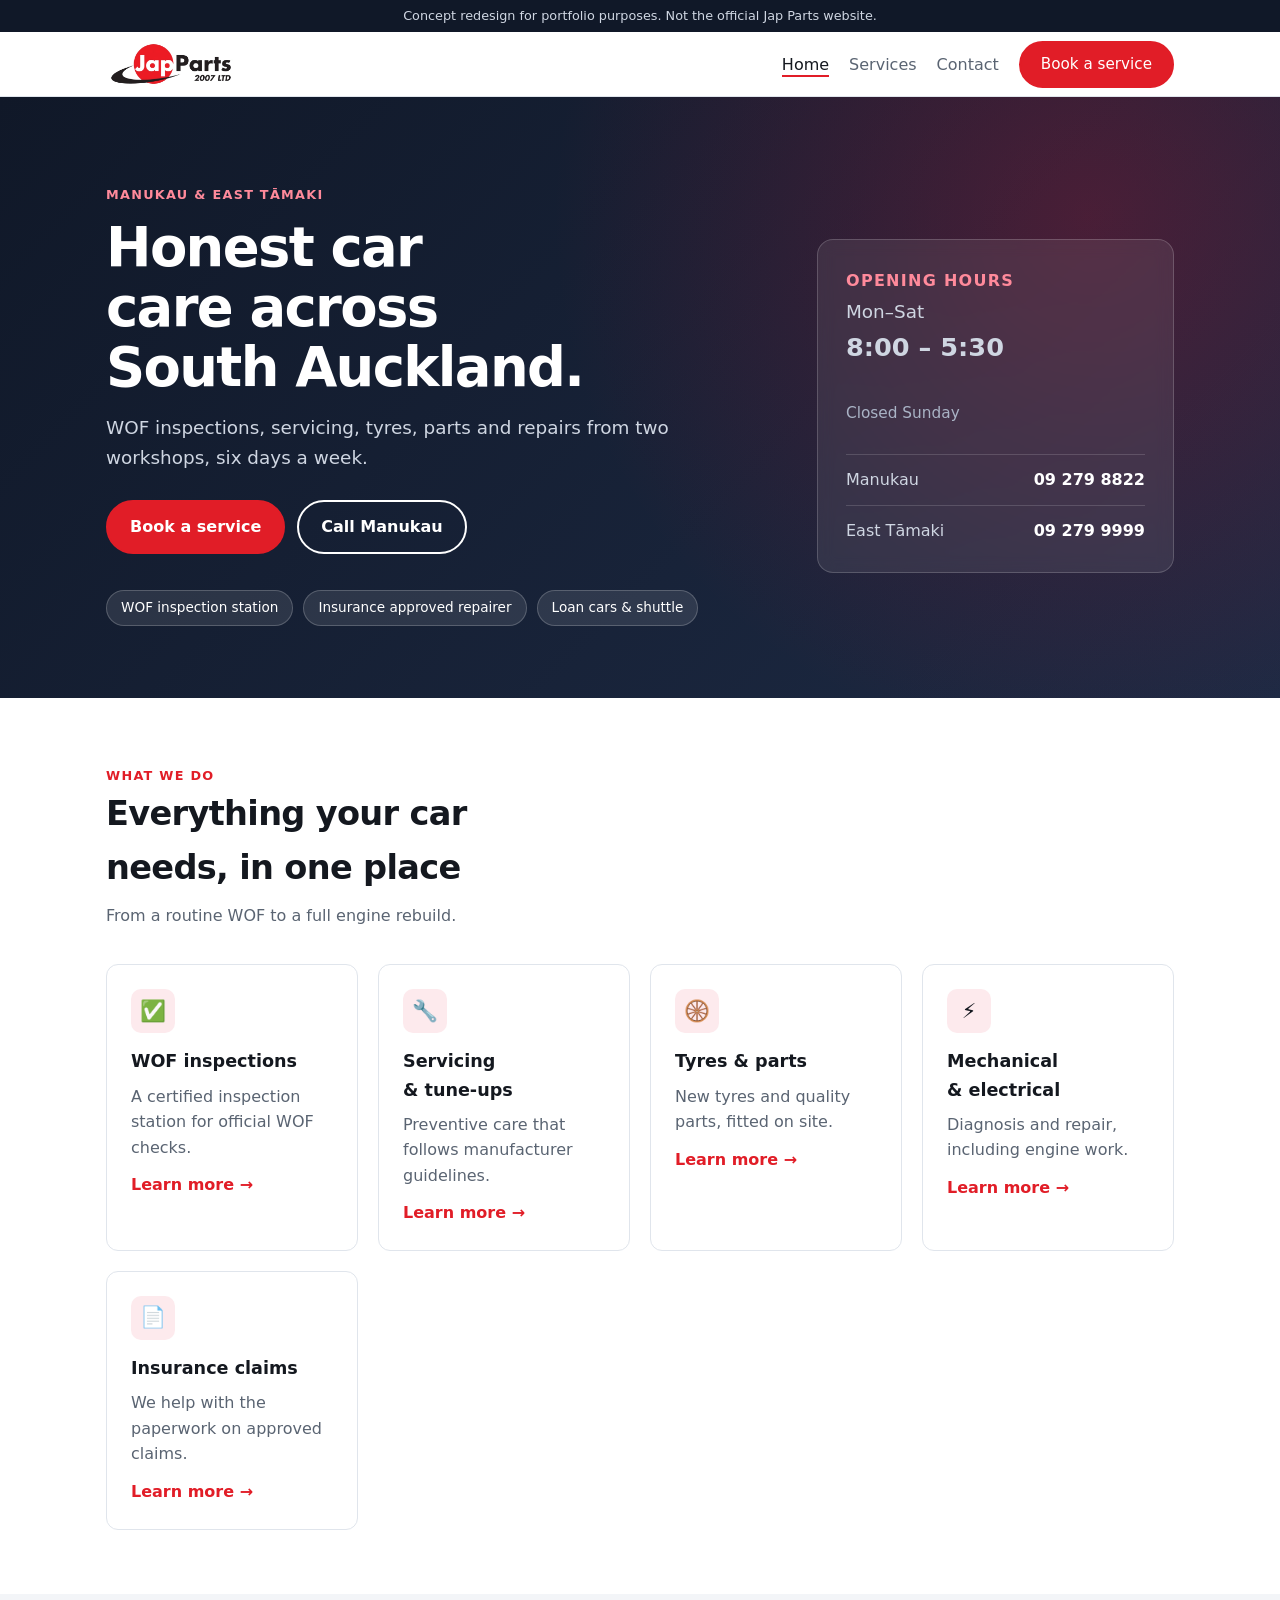
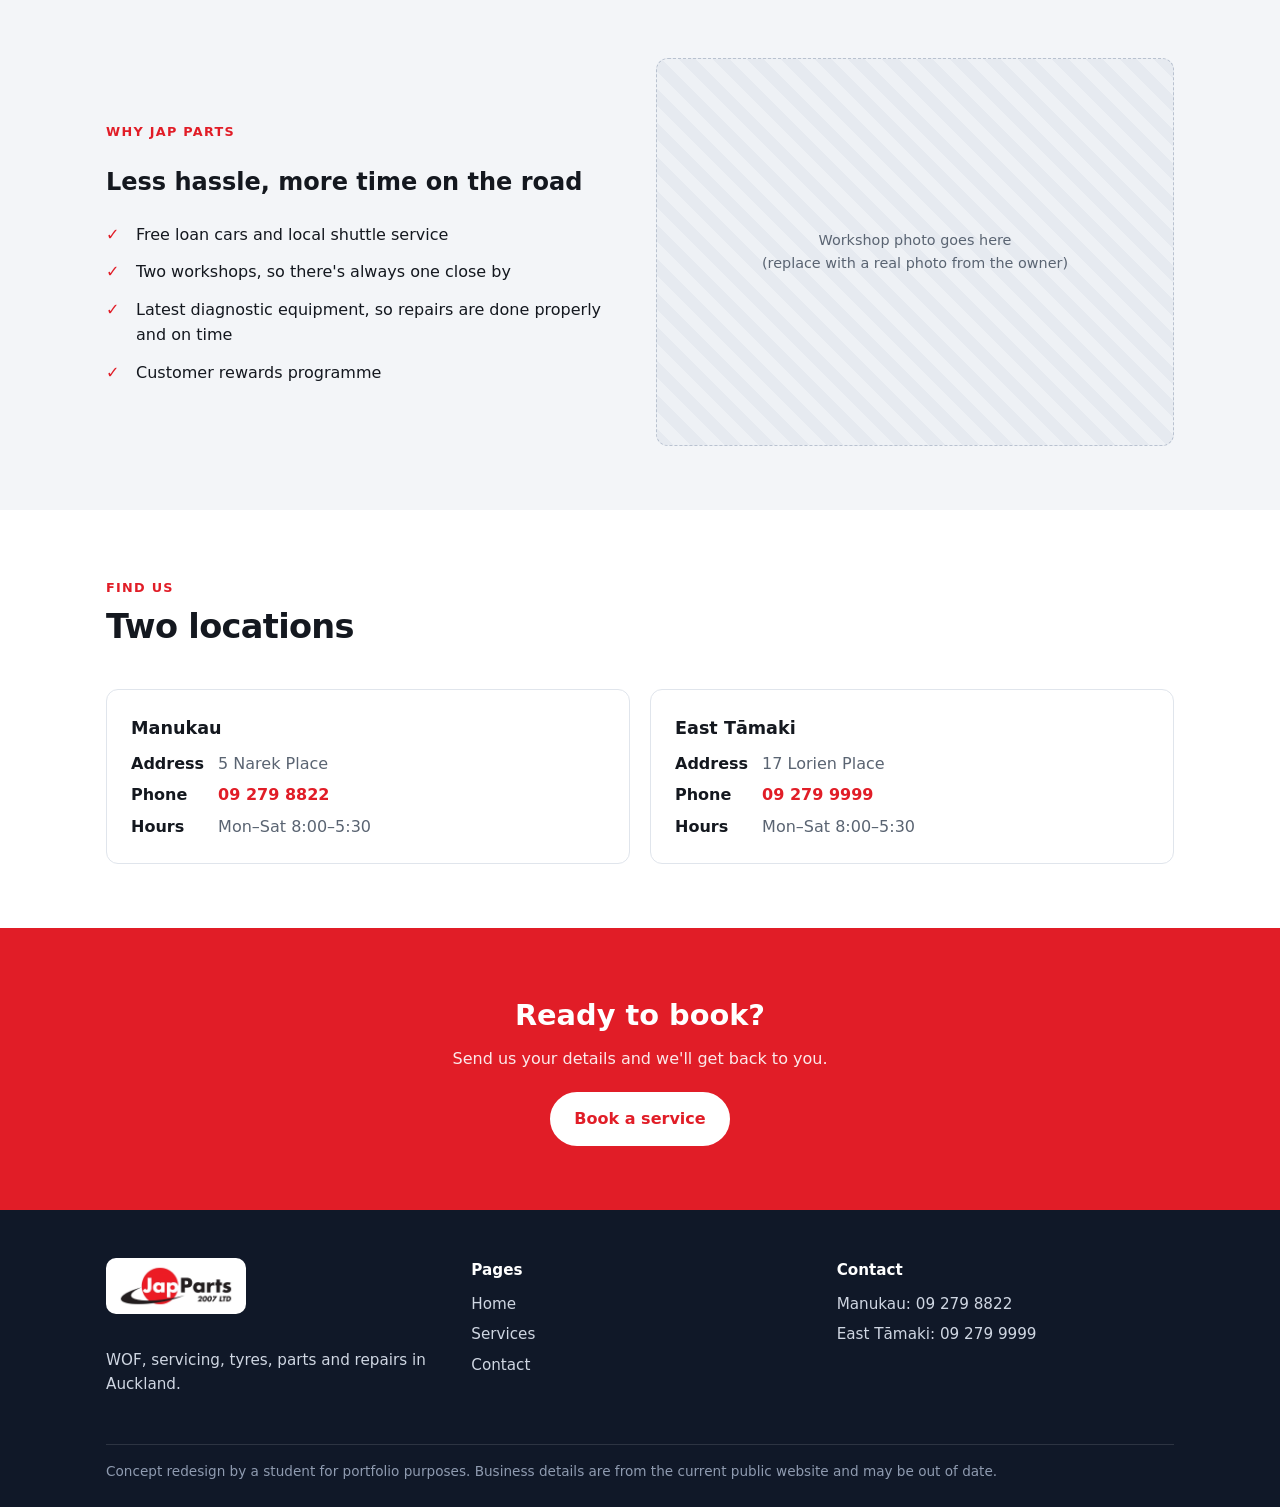
<file: index.html>
<!doctype html>
<html lang="en-NZ">
<head>
  <meta charset="utf-8">
  <meta name="viewport" content="width=device-width, initial-scale=1">
  <meta name="robots" content="noindex, nofollow">
  <title>Jap Parts | WOF, Servicing &amp; Repairs in Manukau &amp; East Tāmaki</title>
  <meta name="description" content="Concept redesign: WOF inspections, servicing, tyres, parts and repairs at two Auckland locations.">
  <link rel="icon" href="img/logo.webp" type="image/webp">
  <link rel="stylesheet" href="css/styles.css">
</head>
<body>
  <a class="skip-link" href="#main">Skip to content</a>
  <div class="concept-banner">Concept redesign for portfolio purposes. Not the official Jap Parts website.</div>

  <header class="site-header">
    <div class="container header-inner">
      <a class="logo" href="index.html" aria-label="Jap Parts 2007 Ltd, home"><img src="img/logo.webp" alt="Jap Parts 2007 Ltd" width="500" height="200"></a>
      <button class="nav-toggle" aria-expanded="false" aria-controls="nav">Menu</button>
      <nav class="nav" id="nav" aria-label="Main">
        <a href="index.html" aria-current="page">Home</a>
        <a href="services.html">Services</a>
        <a href="contact.html">Contact</a>
        <a class="btn" href="https://www.mechanicdesk.com.au/online-booking/index.html?token=810063f61f6c202ad4e2bc12f8810be9668049bf" target="_blank" rel="noopener">Book a service</a>
      </nav>
    </div>
  </header>

  <main id="main">
    <section class="hero">
      <div class="container hero-grid">
        <div>
          <span class="eyebrow eyebrow-light">Manukau &amp; East Tāmaki</span>
          <h1>Honest car care across South Auckland.</h1>
          <p>WOF inspections, servicing, tyres, parts and repairs from two workshops, six days a week.</p>
          <div class="hero-actions">
            <a class="btn" href="https://www.mechanicdesk.com.au/online-booking/index.html?token=810063f61f6c202ad4e2bc12f8810be9668049bf" target="_blank" rel="noopener">Book a service</a>
            <a class="btn btn-outline" href="tel:092798822">Call Manukau</a>
          </div>
          <div class="hero-badges">
            <span class="badge">WOF inspection station</span>
            <span class="badge">Insurance approved repairer</span>
            <span class="badge">Loan cars &amp; shuttle</span>
          </div>
        </div>
        <aside class="hero-card" aria-label="Opening hours and phone numbers">
          <h2>Opening hours</h2>
          <p class="hero-hours">Mon–Sat <strong>8:00 – 5:30</strong><br><small>Closed Sunday</small></p>
          <ul>
            <li><span>Manukau</span><a href="tel:092798822">09 279 8822</a></li>
            <li><span>East Tāmaki</span><a href="tel:092799999">09 279 9999</a></li>
          </ul>
        </aside>
      </div>
    </section>

    <section>
      <div class="container">
        <div class="section-head">
          <span class="eyebrow">What we do</span>
          <h2>Everything your car needs, in one place</h2>
          <p>From a routine WOF to a full engine rebuild.</p>
        </div>
        <div class="grid">
          <article class="card"><div class="icon" aria-hidden="true">✅</div><h3>WOF inspections</h3><p>A certified inspection station for official WOF checks.</p><a class="more" href="services.html#wof">Learn more →</a></article>
          <article class="card"><div class="icon" aria-hidden="true">🔧</div><h3>Servicing &amp; tune-ups</h3><p>Preventive care that follows manufacturer guidelines.</p><a class="more" href="services.html#servicing">Learn more →</a></article>
          <article class="card"><div class="icon" aria-hidden="true">🛞</div><h3>Tyres &amp; parts</h3><p>New tyres and quality parts, fitted on site.</p><a class="more" href="services.html#tyres">Learn more →</a></article>
          <article class="card"><div class="icon" aria-hidden="true">⚡</div><h3>Mechanical &amp; electrical</h3><p>Diagnosis and repair, including engine work.</p><a class="more" href="services.html#repairs">Learn more →</a></article>
          <article class="card"><div class="icon" aria-hidden="true">📄</div><h3>Insurance claims</h3><p>We help with the paperwork on approved claims.</p><a class="more" href="services.html#insurance">Learn more →</a></article>
        </div>
      </div>
    </section>

    <section class="alt">
      <div class="container split">
        <div>
          <span class="eyebrow">Why Jap Parts</span>
          <h2>Less hassle, more time on the road</h2>
          <ul class="checklist">
            <li>Free loan cars and local shuttle service</li>
            <li>Two workshops, so there's always one close by</li>
            <li>Latest diagnostic equipment, so repairs are done properly and on time</li>
            <li>Customer rewards programme</li>
          </ul>
        </div>
        <div class="photo-placeholder" role="img" aria-label="Photo placeholder">Workshop photo goes here<br>(replace with a real photo from the owner)</div>
      </div>
    </section>

    <section>
      <div class="container">
        <div class="section-head">
          <span class="eyebrow">Find us</span>
          <h2>Two locations</h2>
        </div>
        <div class="grid">
          <article class="card location">
            <h3>Manukau</h3>
            <dl>
              <dt>Address</dt><dd>5 Narek Place</dd>
              <dt>Phone</dt><dd><a href="tel:092798822">09 279 8822</a></dd>
              <dt>Hours</dt><dd>Mon–Sat 8:00–5:30</dd>
            </dl>
          </article>
          <article class="card location">
            <h3>East Tāmaki</h3>
            <dl>
              <dt>Address</dt><dd>17 Lorien Place</dd>
              <dt>Phone</dt><dd><a href="tel:092799999">09 279 9999</a></dd>
              <dt>Hours</dt><dd>Mon–Sat 8:00–5:30</dd>
            </dl>
          </article>
        </div>
      </div>
    </section>

    <section class="cta-band">
      <div class="container">
        <h2>Ready to book?</h2>
        <p>Send us your details and we'll get back to you.</p>
        <a class="btn" href="https://www.mechanicdesk.com.au/online-booking/index.html?token=810063f61f6c202ad4e2bc12f8810be9668049bf" target="_blank" rel="noopener">Book a service</a>
      </div>
    </section>
  </main>

  <footer class="site-footer">
    <div class="container">
      <div class="footer-grid">
        <div><a class="footer-logo" href="index.html"><img src="img/logo.webp" alt="Jap Parts 2007 Ltd" width="500" height="200" loading="lazy"></a><p>WOF, servicing, tyres, parts and repairs in Auckland.</p></div>
        <div><h4>Pages</h4><ul><li><a href="index.html">Home</a></li><li><a href="services.html">Services</a></li><li><a href="contact.html">Contact</a></li></ul></div>
        <div><h4>Contact</h4><ul><li>Manukau: <a href="tel:092798822">09 279 8822</a></li><li>East Tāmaki: <a href="tel:092799999">09 279 9999</a></li></ul></div>
      </div>
      <div class="footer-bottom">Concept redesign by a student for portfolio purposes. Business details are from the current public website and may be out of date.</div>
    </div>
  </footer>
  <div class="call-bar"><a href="tel:092798822">Call Manukau</a><a href="https://www.mechanicdesk.com.au/online-booking/index.html?token=810063f61f6c202ad4e2bc12f8810be9668049bf" target="_blank" rel="noopener">Book a service</a></div>
  <script src="js/main.js"></script>
</body>
</html>
</file>
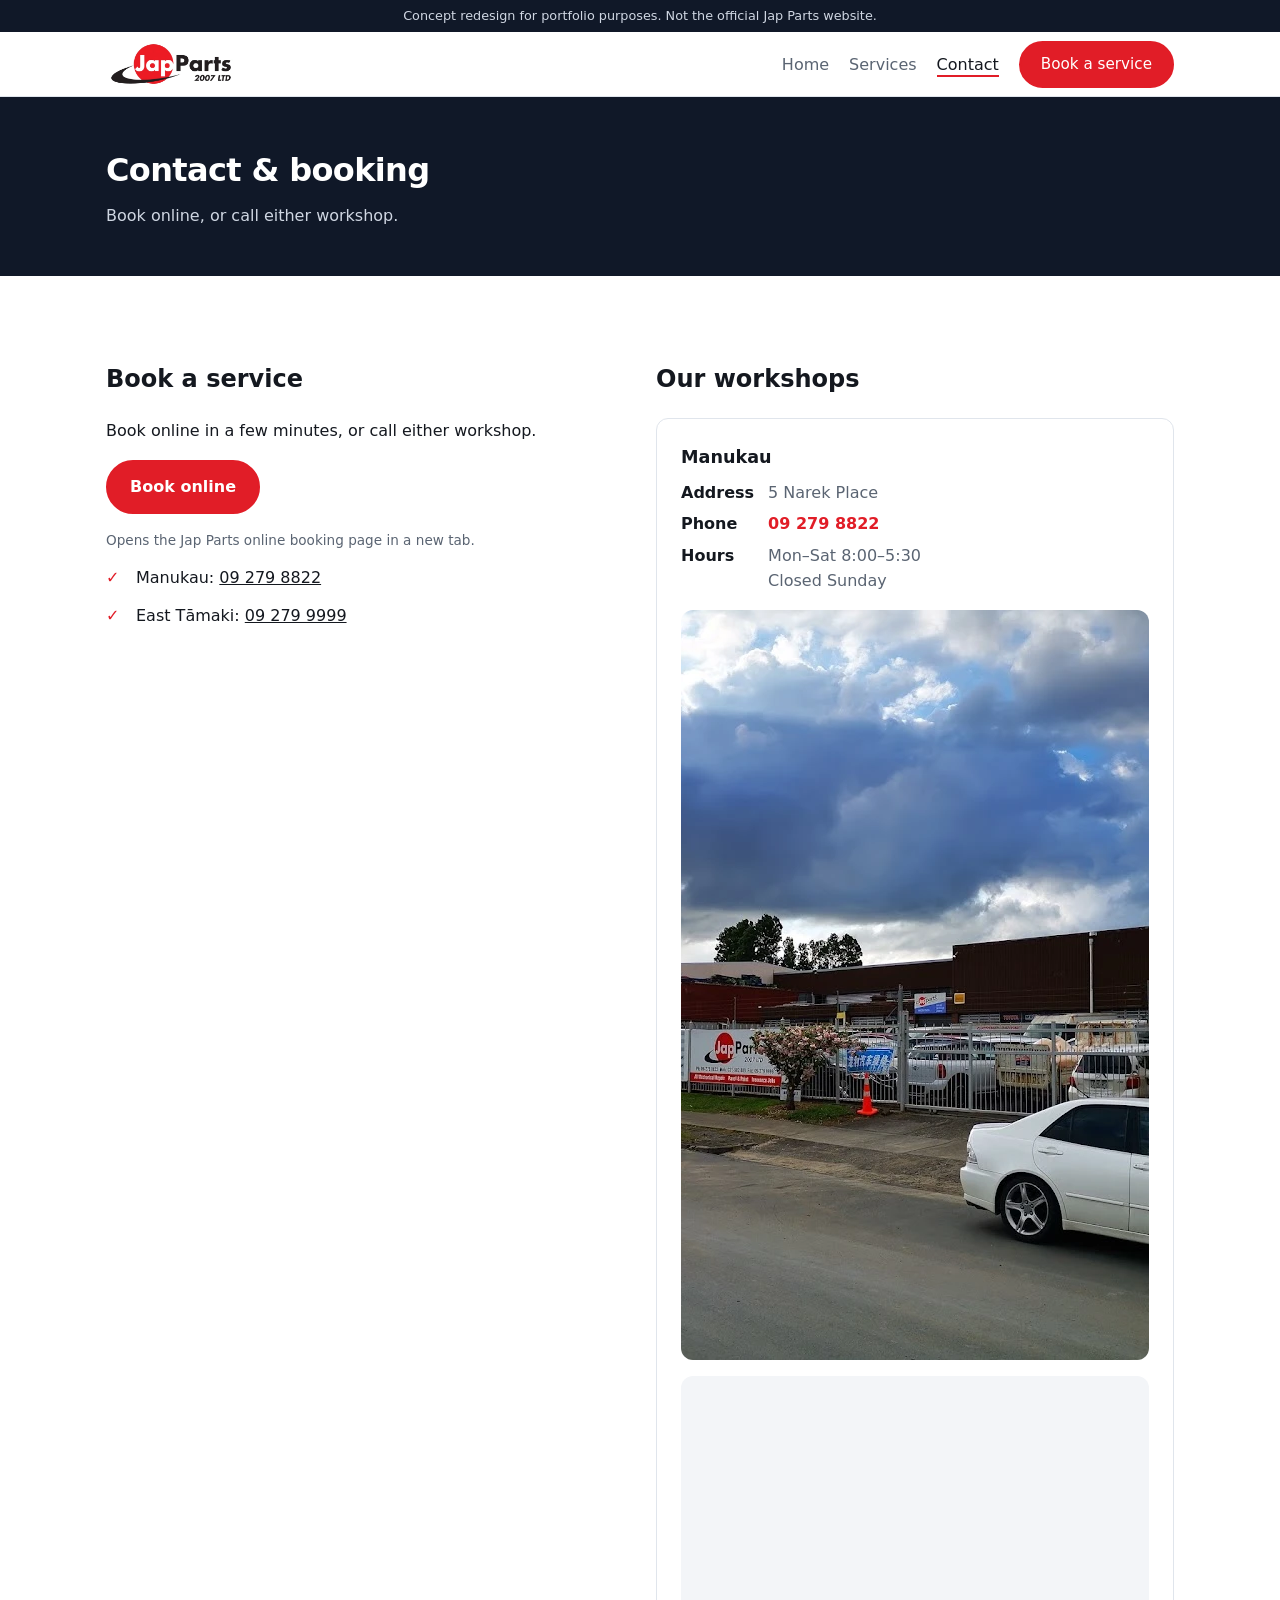
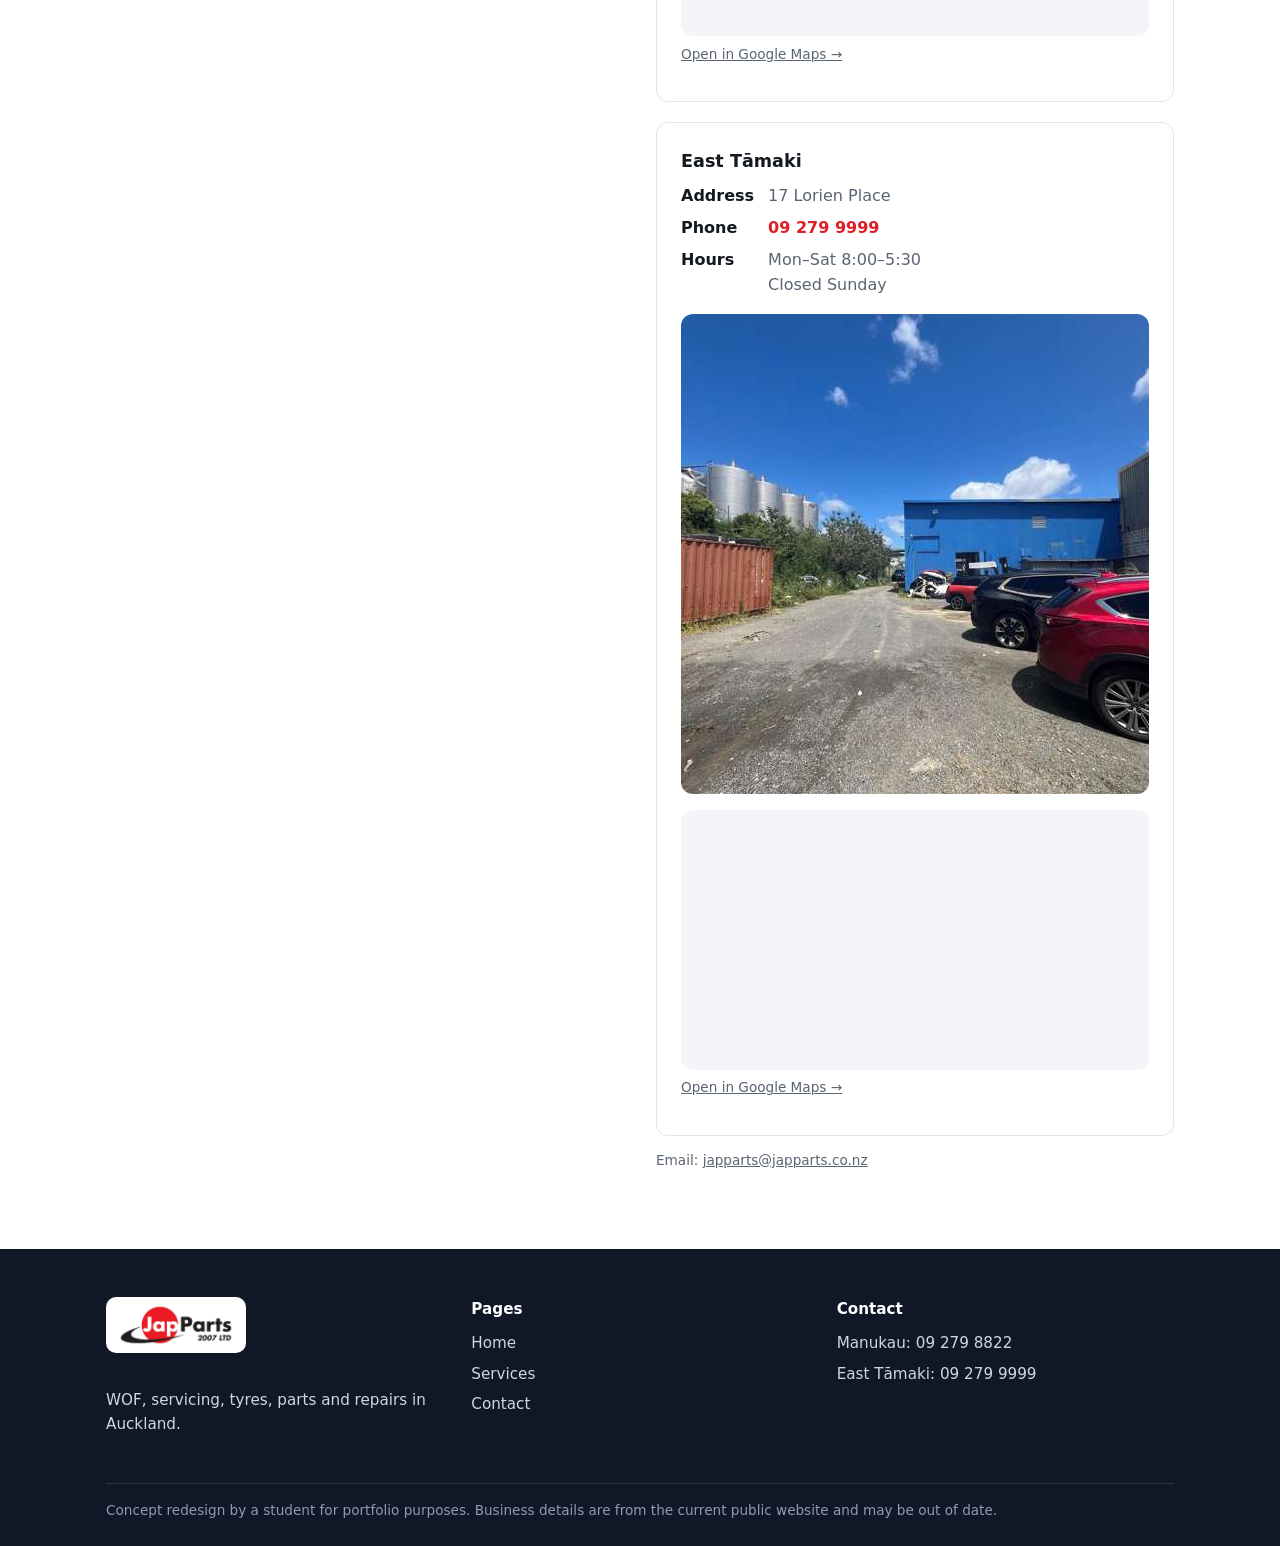
<file: contact.html>
<!doctype html>
<html lang="en-NZ">
<head>
  <meta charset="utf-8">
  <meta name="viewport" content="width=device-width, initial-scale=1">
  <meta name="robots" content="noindex, nofollow">
  <title>Contact &amp; Booking | Jap Parts</title>
  <meta name="description" content="Concept redesign: contact details, locations and online booking.">
  <link rel="icon" href="img/logo.webp" type="image/webp">
  <link rel="stylesheet" href="css/styles.css">
</head>
<body>
  <a class="skip-link" href="#main">Skip to content</a>
  <div class="concept-banner">Concept redesign for portfolio purposes. Not the official Jap Parts website.</div>

  <header class="site-header">
    <div class="container header-inner">
      <a class="logo" href="index.html" aria-label="Jap Parts 2007 Ltd, home"><img src="img/logo.webp" alt="Jap Parts 2007 Ltd" width="500" height="200"></a>
      <button class="nav-toggle" aria-expanded="false" aria-controls="nav">Menu</button>
      <nav class="nav" id="nav" aria-label="Main">
        <a href="index.html">Home</a>
        <a href="services.html">Services</a>
        <a href="contact.html" aria-current="page">Contact</a>
        <a class="btn" href="https://www.mechanicdesk.com.au/online-booking/index.html?token=810063f61f6c202ad4e2bc12f8810be9668049bf" target="_blank" rel="noopener">Book a service</a>
      </nav>
    </div>
  </header>

  <main id="main">
    <div class="page-title">
      <div class="container">
        <h1>Contact &amp; booking</h1>
        <p>Book online, or call either workshop.</p>
      </div>
    </div>

    <section>
      <div class="container split" style="align-items:start">
        <div id="book">
          <h2>Book a service</h2>
          <p>Book online in a few minutes, or call either workshop.</p>
          <p><a class="btn" href="https://www.mechanicdesk.com.au/online-booking/index.html?token=810063f61f6c202ad4e2bc12f8810be9668049bf" target="_blank" rel="noopener">Book online</a></p>
          <p class="form-note">Opens the Jap Parts online booking page in a new tab.</p>
          <ul class="checklist">
            <li>Manukau: <a href="tel:092798822">09 279 8822</a></li>
            <li>East Tāmaki: <a href="tel:092799999">09 279 9999</a></li>
          </ul>
        </div>

        <div>
          <h2>Our workshops</h2>
          <div class="grid" style="grid-template-columns:1fr">
            <article class="card location">
              <h3>Manukau</h3>
              <dl>
                <dt>Address</dt><dd>5 Narek Place</dd>
                <dt>Phone</dt><dd><a href="tel:092798822">09 279 8822</a></dd>
                <dt>Hours</dt><dd>Mon–Sat 8:00–5:30<br>Closed Sunday</dd>
              </dl>
              <img class="location-photo" src="img/manukau.webp" alt="Jap Parts yard and signage on Narek Place, Manukau" width="1000" height="750" loading="lazy">
              <iframe class="map-frame" title="Map of Jap Parts Manukau, 5 Narek Place" src="https://www.google.com/maps?q=5+Narek+Place,+Manukau,+Auckland,+New+Zealand&amp;output=embed" loading="lazy" referrerpolicy="no-referrer-when-downgrade"></iframe>
              <p class="form-note"><a href="https://www.google.com/maps/search/?api=1&amp;query=5+Narek+Place,+Manukau,+Auckland" target="_blank" rel="noopener">Open in Google Maps →</a></p>
            </article>
            <article class="card location">
              <h3>East Tāmaki</h3>
              <dl>
                <dt>Address</dt><dd>17 Lorien Place</dd>
                <dt>Phone</dt><dd><a href="tel:092799999">09 279 9999</a></dd>
                <dt>Hours</dt><dd>Mon–Sat 8:00–5:30<br>Closed Sunday</dd>
              </dl>
              <img class="location-photo" src="img/east-tamaki.png" alt="Jap Parts East Tāmaki yard with a blue workshop building" width="640" height="480" loading="lazy">
              <iframe class="map-frame" title="Map of Jap Parts East Tāmaki, 17 Lorien Place" src="https://www.google.com/maps?q=17+Lorien+Place,+East+Tamaki,+Auckland,+New+Zealand&amp;output=embed" loading="lazy" referrerpolicy="no-referrer-when-downgrade"></iframe>
              <p class="form-note"><a href="https://www.google.com/maps/search/?api=1&amp;query=17+Lorien+Place,+East+Tamaki,+Auckland" target="_blank" rel="noopener">Open in Google Maps →</a></p>
            </article>
          </div>
          <p class="form-note">Email: <a href="mailto:japparts@japparts.co.nz">japparts@japparts.co.nz</a></p>
        </div>
      </div>
    </section>
  </main>

  <footer class="site-footer">
    <div class="container">
      <div class="footer-grid">
        <div><a class="footer-logo" href="index.html"><img src="img/logo.webp" alt="Jap Parts 2007 Ltd" width="500" height="200" loading="lazy"></a><p>WOF, servicing, tyres, parts and repairs in Auckland.</p></div>
        <div><h4>Pages</h4><ul><li><a href="index.html">Home</a></li><li><a href="services.html">Services</a></li><li><a href="contact.html">Contact</a></li></ul></div>
        <div><h4>Contact</h4><ul><li>Manukau: <a href="tel:092798822">09 279 8822</a></li><li>East Tāmaki: <a href="tel:092799999">09 279 9999</a></li></ul></div>
      </div>
      <div class="footer-bottom">Concept redesign by a student for portfolio purposes. Business details are from the current public website and may be out of date.</div>
    </div>
  </footer>
  <div class="call-bar"><a href="tel:092798822">Call Manukau</a><a href="https://www.mechanicdesk.com.au/online-booking/index.html?token=810063f61f6c202ad4e2bc12f8810be9668049bf" target="_blank" rel="noopener">Book a service</a></div>
  <script src="js/main.js"></script>
</body>
</html>
</file>
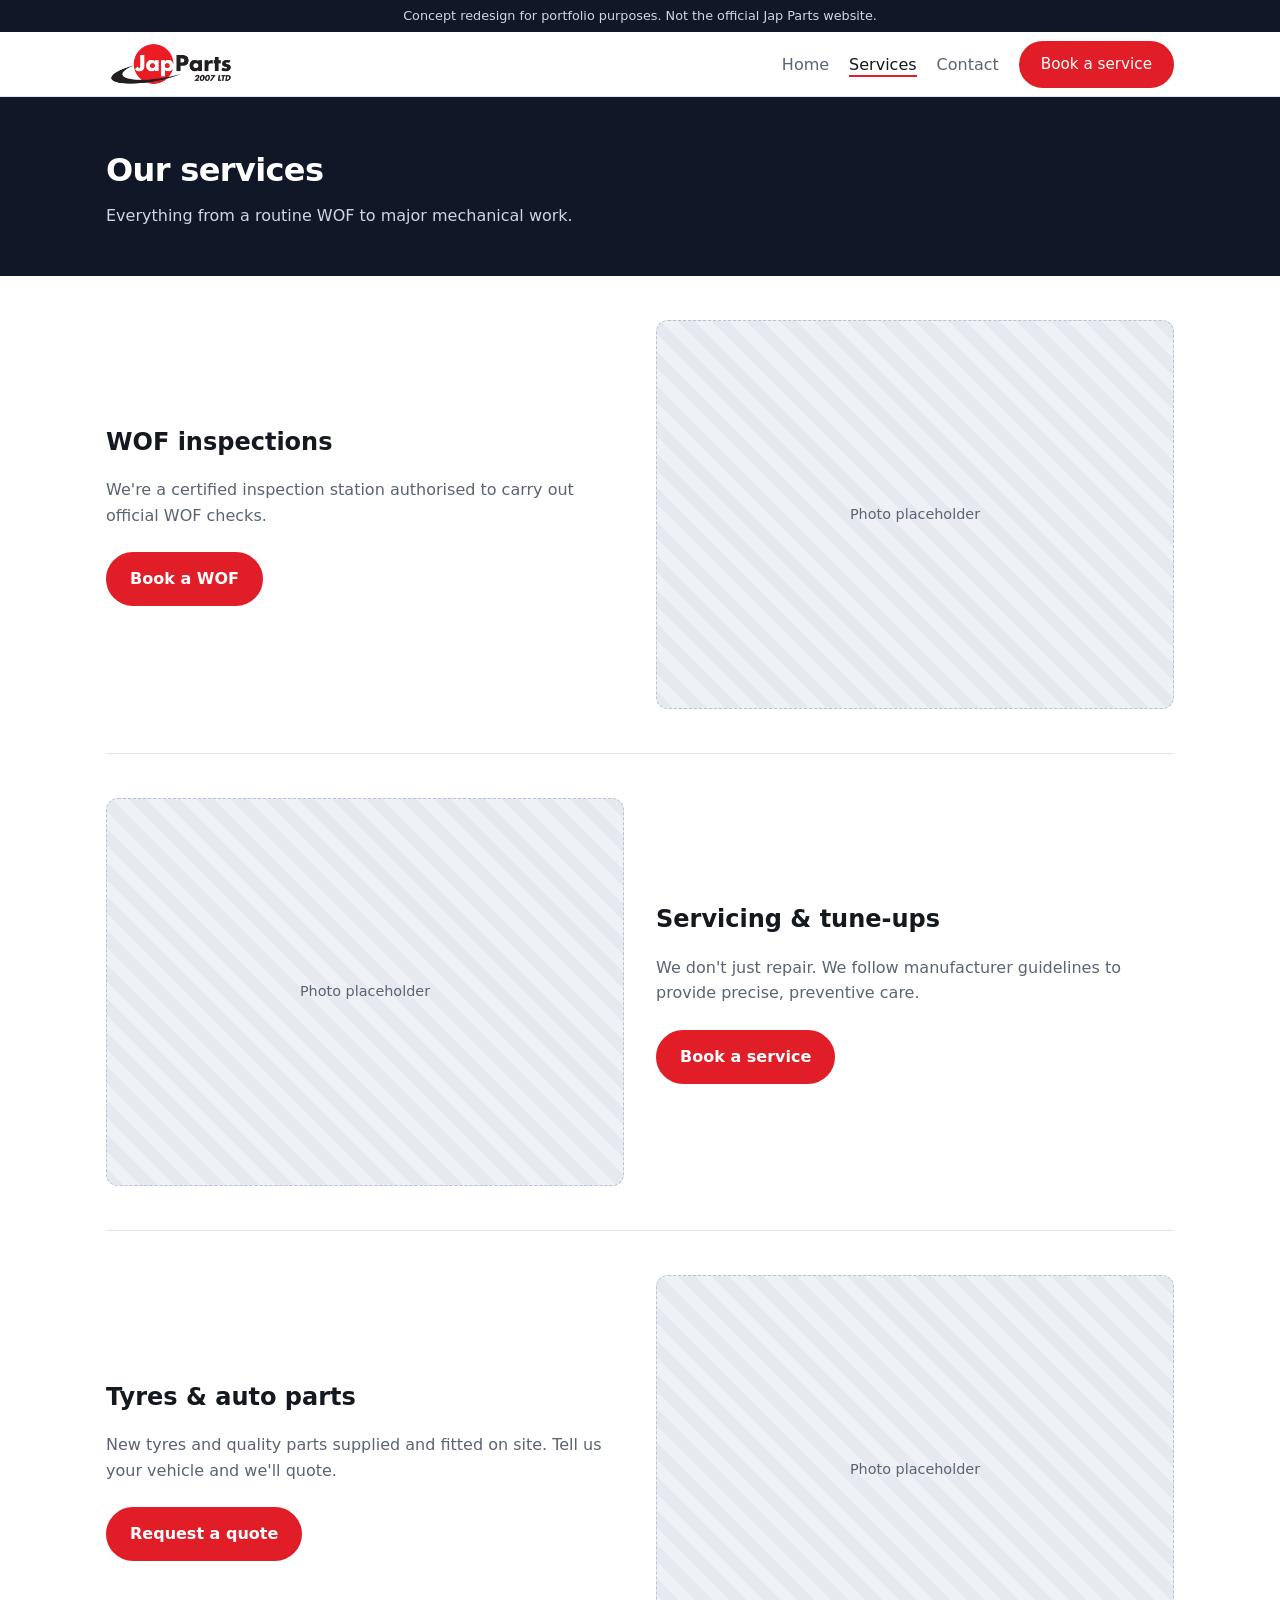
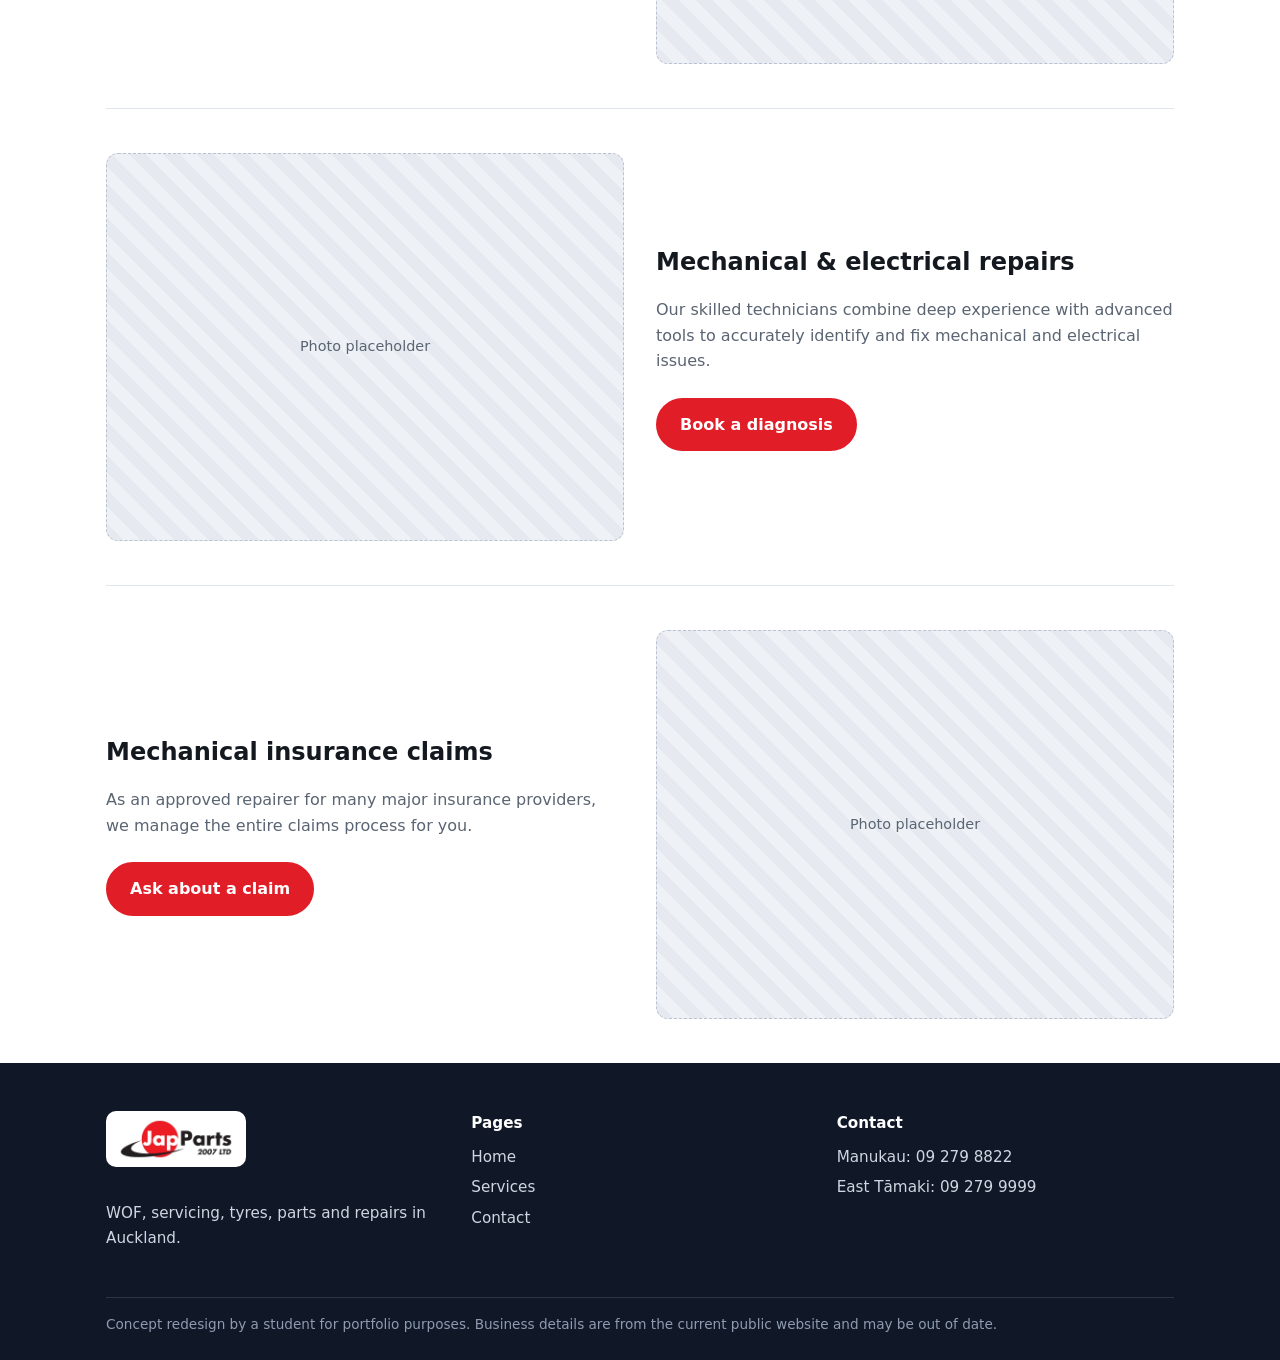
<file: services.html>
<!doctype html>
<html lang="en-NZ">
<head>
  <meta charset="utf-8">
  <meta name="viewport" content="width=device-width, initial-scale=1">
  <meta name="robots" content="noindex, nofollow">
  <title>Services | Jap Parts</title>
  <meta name="description" content="Concept redesign: WOF, servicing, tyres and parts, repairs and insurance claims.">
  <link rel="icon" href="img/logo.webp" type="image/webp">
  <link rel="stylesheet" href="css/styles.css">
</head>
<body>
  <a class="skip-link" href="#main">Skip to content</a>
  <div class="concept-banner">Concept redesign for portfolio purposes. Not the official Jap Parts website.</div>

  <header class="site-header">
    <div class="container header-inner">
      <a class="logo" href="index.html" aria-label="Jap Parts 2007 Ltd, home"><img src="img/logo.webp" alt="Jap Parts 2007 Ltd" width="500" height="200"></a>
      <button class="nav-toggle" aria-expanded="false" aria-controls="nav">Menu</button>
      <nav class="nav" id="nav" aria-label="Main">
        <a href="index.html">Home</a>
        <a href="services.html" aria-current="page">Services</a>
        <a href="contact.html">Contact</a>
        <a class="btn" href="https://www.mechanicdesk.com.au/online-booking/index.html?token=810063f61f6c202ad4e2bc12f8810be9668049bf" target="_blank" rel="noopener">Book a service</a>
      </nav>
    </div>
  </header>

  <main id="main">
    <div class="page-title">
      <div class="container">
        <h1>Our services</h1>
        <p>Everything from a routine WOF to major mechanical work.</p>
      </div>
    </div>

    <div class="container">
      <div class="service-row" id="wof">
        <div class="service-copy">
          <h2>WOF inspections</h2>
          <p>We're a certified inspection station authorised to carry out official WOF checks.</p>
          <a class="btn" href="https://www.mechanicdesk.com.au/online-booking/index.html?token=810063f61f6c202ad4e2bc12f8810be9668049bf" target="_blank" rel="noopener">Book a WOF</a>
        </div>
        <div class="photo-placeholder" role="img" aria-label="Photo placeholder">Photo placeholder</div>
      </div>

      <div class="service-row" id="servicing">
        <div class="service-copy">
          <h2>Servicing &amp; tune-ups</h2>
          <p>We don't just repair. We follow manufacturer guidelines to provide precise, preventive care.</p>
          <a class="btn" href="https://www.mechanicdesk.com.au/online-booking/index.html?token=810063f61f6c202ad4e2bc12f8810be9668049bf" target="_blank" rel="noopener">Book a service</a>
        </div>
        <div class="photo-placeholder" role="img" aria-label="Photo placeholder">Photo placeholder</div>
      </div>

      <div class="service-row" id="tyres">
        <div class="service-copy">
          <h2>Tyres &amp; auto parts</h2>
          <p>New tyres and quality parts supplied and fitted on site. Tell us your vehicle and we'll quote.</p>
          <a class="btn" href="https://www.mechanicdesk.com.au/online-booking/index.html?token=810063f61f6c202ad4e2bc12f8810be9668049bf" target="_blank" rel="noopener">Request a quote</a>
        </div>
        <div class="photo-placeholder" role="img" aria-label="Photo placeholder">Photo placeholder</div>
      </div>

      <div class="service-row" id="repairs">
        <div class="service-copy">
          <h2>Mechanical &amp; electrical repairs</h2>
          <p>Our skilled technicians combine deep experience with advanced tools to accurately identify and fix mechanical and electrical issues.</p>
          <a class="btn" href="https://www.mechanicdesk.com.au/online-booking/index.html?token=810063f61f6c202ad4e2bc12f8810be9668049bf" target="_blank" rel="noopener">Book a diagnosis</a>
        </div>
        <div class="photo-placeholder" role="img" aria-label="Photo placeholder">Photo placeholder</div>
      </div>

      <div class="service-row" id="insurance">
        <div class="service-copy">
          <h2>Mechanical insurance claims</h2>
          <p>As an approved repairer for many major insurance providers, we manage the entire claims process for you.</p>
          <a class="btn" href="https://www.mechanicdesk.com.au/online-booking/index.html?token=810063f61f6c202ad4e2bc12f8810be9668049bf" target="_blank" rel="noopener">Ask about a claim</a>
        </div>
        <div class="photo-placeholder" role="img" aria-label="Photo placeholder">Photo placeholder</div>
      </div>
    </div>
  </main>

  <footer class="site-footer">
    <div class="container">
      <div class="footer-grid">
        <div><a class="footer-logo" href="index.html"><img src="img/logo.webp" alt="Jap Parts 2007 Ltd" width="500" height="200" loading="lazy"></a><p>WOF, servicing, tyres, parts and repairs in Auckland.</p></div>
        <div><h4>Pages</h4><ul><li><a href="index.html">Home</a></li><li><a href="services.html">Services</a></li><li><a href="contact.html">Contact</a></li></ul></div>
        <div><h4>Contact</h4><ul><li>Manukau: <a href="tel:092798822">09 279 8822</a></li><li>East Tāmaki: <a href="tel:092799999">09 279 9999</a></li></ul></div>
      </div>
      <div class="footer-bottom">Concept redesign by a student for portfolio purposes. Business details are from the current public website and may be out of date.</div>
    </div>
  </footer>
  <div class="call-bar"><a href="tel:092798822">Call Manukau</a><a href="https://www.mechanicdesk.com.au/online-booking/index.html?token=810063f61f6c202ad4e2bc12f8810be9668049bf" target="_blank" rel="noopener">Book a service</a></div>
  <script src="js/main.js"></script>
</body>
</html>
</file>
<file: css/styles.css>
:root {
  --ink: #14181f;
  --muted: #5a6472;
  --bg: #ffffff;
  --bg-alt: #f3f5f8;
  --line: #e0e5ec;
  --brand: #e11d27;
  --brand-dark: #b5131b;
  --navy: #101828;
  --radius: 12px;
  --max: 1100px;
}

* { box-sizing: border-box; }

body {
  margin: 0;
  font-family: system-ui, -apple-system, "Segoe UI", Roboto, sans-serif;
  color: var(--ink);
  background: var(--bg);
  line-height: 1.6;
}

img { max-width: 100%; display: block; }
a { color: inherit; }

.container { max-width: var(--max); margin: 0 auto; padding: 0 16px; }

.skip-link {
  position: absolute; left: -999px; top: 0;
  background: var(--navy); color: #fff; padding: 8px 14px; z-index: 100;
}
.skip-link:focus { left: 0; }

.concept-banner {
  background: var(--navy); color: #cfd6e2;
  font-size: 0.8rem; text-align: center; padding: 6px 16px;
}

/* Header */
.site-header {
  position: sticky; top: 0; z-index: 50;
  background: rgba(255, 255, 255, 0.95);
  backdrop-filter: blur(6px);
  border-bottom: 1px solid var(--line);
}
.header-inner {
  display: flex; align-items: center; justify-content: space-between;
  min-height: 64px; gap: 16px;
}
.logo { display: block; line-height: 0; }
.logo img { height: 52px; width: auto; }

.nav-toggle {
  display: none; background: none; border: 1px solid var(--line);
  border-radius: 8px; padding: 8px 12px; font: inherit; cursor: pointer;
}
.nav { display: flex; align-items: center; gap: 20px; }
.nav a { text-decoration: none; font-weight: 500; color: var(--muted); }
.nav a:hover, .nav a[aria-current="page"] { color: var(--ink); }

/* Buttons */
.btn {
  display: inline-block; padding: 12px 22px; border-radius: 999px;
  background: var(--brand); color: #fff !important; font-weight: 600;
  text-decoration: none; border: 2px solid var(--brand); cursor: pointer;
}
.btn:hover { background: var(--brand-dark); border-color: var(--brand-dark); }
.btn-outline { background: transparent; color: #fff !important; border-color: #fff; }
.btn-outline:hover { background: rgba(255,255,255,0.12); border-color: #fff; }
.btn-dark-outline { background: transparent; color: var(--ink) !important; border-color: var(--ink); }
.btn-dark-outline:hover { background: var(--ink); color: #fff !important; border-color: var(--ink); }

/* Hero */
.hero {
  background: linear-gradient(135deg, #101828 0%, #1d2a44 100%);
  color: #fff; padding: 88px 0 72px;
}
.hero h1 { font-size: clamp(2rem, 5vw, 3.4rem); line-height: 1.1; margin: 0 0 16px; letter-spacing: -0.03em; max-width: 16ch; }
.hero p { font-size: 1.15rem; color: #cfd6e2; max-width: 52ch; margin: 0 0 28px; }
.hero-actions { display: flex; gap: 12px; flex-wrap: wrap; }
.hero-badges { display: flex; gap: 10px; flex-wrap: wrap; margin-top: 36px; }
.badge {
  font-size: 0.85rem; padding: 6px 14px; border-radius: 999px;
  background: rgba(255,255,255,0.1); border: 1px solid rgba(255,255,255,0.2);
}

/* Sections */
section { padding: 64px 0; }
.alt { background: var(--bg-alt); }
.section-head { max-width: 60ch; margin-bottom: 32px; }
.section-head h2 { font-size: clamp(1.6rem, 3vw, 2.1rem); margin: 0 0 8px; letter-spacing: -0.02em; }
.section-head p { margin: 0; color: var(--muted); }
.eyebrow { color: var(--brand); font-weight: 700; font-size: 0.8rem; text-transform: uppercase; letter-spacing: 0.1em; }

.grid { display: grid; gap: 20px; grid-template-columns: repeat(auto-fit, minmax(240px, 1fr)); }
.card {
  background: var(--bg); border: 1px solid var(--line);
  border-radius: var(--radius); padding: 24px;
}
.alt .card { background: #fff; }
.card h3 { margin: 0 0 8px; font-size: 1.1rem; }
.card p { margin: 0 0 12px; color: var(--muted); }
.card a.more { color: var(--brand); font-weight: 600; text-decoration: none; }
.card a.more:hover { text-decoration: underline; }

.icon {
  width: 44px; height: 44px; border-radius: 10px; background: #fdeaed;
  display: grid; place-items: center; font-size: 1.3rem; margin-bottom: 14px;
}

/* Why us */
.checklist { list-style: none; padding: 0; margin: 0; display: grid; gap: 12px; }
.checklist li { padding-left: 30px; position: relative; }
.checklist li::before { content: "✓"; position: absolute; left: 0; color: var(--brand); font-weight: 800; }

.split { display: grid; gap: 32px; grid-template-columns: 1fr 1fr; align-items: center; }
.photo-placeholder {
  aspect-ratio: 4 / 3; border-radius: var(--radius);
  background: repeating-linear-gradient(45deg, #e6eaf0, #e6eaf0 12px, #eef1f5 12px, #eef1f5 24px);
  display: grid; place-items: center; color: var(--muted); font-size: 0.9rem; text-align: center; padding: 16px;
}

/* Locations */
.location h3 { margin-top: 0; }
.location dl { margin: 0; display: grid; grid-template-columns: auto 1fr; gap: 6px 14px; }
.location dt { font-weight: 600; }
.location dd { margin: 0; color: var(--muted); }
.location dd a { color: var(--brand); font-weight: 600; text-decoration: none; }

.map-frame { width: 100%; height: 260px; border: 0; border-radius: var(--radius); margin-top: 16px; background: var(--bg-alt); }

/* Call-to-action band */
.cta-band { background: var(--brand); color: #fff; text-align: center; }
.cta-band h2 { margin: 0 0 8px; font-size: 1.8rem; }
.cta-band p { margin: 0 0 20px; opacity: 0.9; }
.cta-band .btn { background: #fff; color: var(--brand) !important; border-color: #fff; }

/* Page title */
.page-title { background: var(--navy); color: #fff; padding: 48px 0; }
.page-title h1 { margin: 0 0 6px; letter-spacing: -0.02em; }
.page-title p { margin: 0; color: #cfd6e2; max-width: 56ch; }

/* Services detail */
.service-row { display: grid; gap: 32px; grid-template-columns: 1fr 1fr; align-items: center; padding: 32px 0; border-bottom: 1px solid var(--line); }
.service-row:last-child { border-bottom: 0; }
.service-row:nth-child(even) .service-copy { order: 2; }
.service-copy h2 { margin: 0 0 8px; }
.service-copy p { color: var(--muted); }

/* Form */
form { display: grid; gap: 14px; }
label { font-weight: 600; font-size: 0.9rem; display: grid; gap: 6px; }
input, select, textarea {
  font: inherit; padding: 11px 12px; border: 1px solid #c3cbd7; border-radius: 8px; background: #fff;
}
input:focus, select:focus, textarea:focus { outline: 2px solid var(--brand); outline-offset: 1px; }
textarea { min-height: 120px; resize: vertical; }
.form-note { font-size: 0.85rem; color: var(--muted); }
.form-status { font-weight: 600; color: #146c2e; }

/* Footer */
.site-footer { background: var(--navy); color: #cfd6e2; padding: 48px 0 24px; font-size: 0.95rem; }
.footer-grid { display: grid; gap: 28px; grid-template-columns: repeat(auto-fit, minmax(200px, 1fr)); }
.site-footer h4 { color: #fff; margin: 0 0 10px; }
.site-footer a { text-decoration: none; }
.site-footer a:hover { color: #fff; text-decoration: underline; }
.site-footer ul { list-style: none; padding: 0; margin: 0; display: grid; gap: 6px; }
.footer-bottom { border-top: 1px solid rgba(255,255,255,0.12); margin-top: 32px; padding-top: 16px; font-size: 0.85rem; color: #8f9bb0; }

/* Mobile */
@media (max-width: 760px) {
  .nav-toggle { display: block; }
  .nav {
    display: none; position: absolute; top: 100%; left: 0; right: 0;
    flex-direction: column; align-items: stretch; gap: 0;
    background: #fff; border-bottom: 1px solid var(--line); padding: 8px 16px 16px;
  }
  .nav.open { display: flex; }
  .nav a { padding: 12px 0; border-bottom: 1px solid var(--line); }
  .nav .btn { margin-top: 12px; text-align: center; border-bottom: 2px solid var(--brand); }
  .split, .service-row { grid-template-columns: 1fr; }
  .service-row:nth-child(even) .service-copy { order: 0; }
  section { padding: 44px 0; }
  .hero { padding: 56px 0 48px; }
}

/* ---- Polish ---- */
html { scroll-behavior: smooth; scroll-padding-top: 80px; }
h1, h2, h3 { text-wrap: balance; }

:focus-visible { outline: 3px solid var(--brand); outline-offset: 3px; border-radius: 4px; }

.site-header .btn { padding: 9px 20px; font-size: 0.95rem; }
.nav a[aria-current="page"]:not(.btn) { box-shadow: inset 0 -2px 0 var(--brand); }

.btn { transition: background 0.2s, transform 0.2s, box-shadow 0.2s; }
.btn:hover { transform: translateY(-1px); box-shadow: 0 6px 16px rgba(200, 16, 46, 0.3); }

/* Hero */
.hero {
  background:
    radial-gradient(circle at 85% 20%, rgba(200, 16, 46, 0.28), transparent 45%),
    linear-gradient(135deg, #101828 0%, #1d2a44 100%);
}
.hero-grid { display: grid; grid-template-columns: 1.3fr 0.7fr; gap: 48px; align-items: center; }
.eyebrow-light { color: #ff8a9b; display: block; margin-bottom: 12px; }
.hero-card {
  background: rgba(255, 255, 255, 0.08); border: 1px solid rgba(255, 255, 255, 0.18);
  border-radius: 16px; padding: 28px; backdrop-filter: blur(8px);
}
.hero-card h2 { margin: 0 0 4px; font-size: 1rem; text-transform: uppercase; letter-spacing: 0.08em; color: #ff8a9b; }
.hero-hours { margin: 0 0 18px; font-size: 1.1rem; color: #fff; }
.hero-hours strong { font-size: 1.6rem; display: block; }
.hero-hours small { color: #aab4c6; }
.hero-card ul { list-style: none; margin: 0; padding: 0; border-top: 1px solid rgba(255,255,255,0.15); }
.hero-card li { display: flex; justify-content: space-between; gap: 12px; padding: 12px 0; border-bottom: 1px solid rgba(255,255,255,0.15); }
.hero-card li:last-child { border-bottom: 0; padding-bottom: 0; }
.hero-card li span { color: #cfd6e2; }
.hero-card a { color: #fff; font-weight: 700; text-decoration: none; }
.hero-card a:hover { text-decoration: underline; }

/* Cards */
.card { transition: transform 0.2s, box-shadow 0.2s, border-color 0.2s; }
.card:hover { transform: translateY(-4px); box-shadow: 0 14px 30px rgba(16, 24, 40, 0.1); border-color: #cfd6e2; }
.location:hover { transform: none; box-shadow: none; }
.card a.more::after { content: ""; }

/* Section rhythm */
.section-head { margin-bottom: 36px; }
.photo-placeholder { border: 1px dashed #b9c2d0; }
.service-row { padding: 44px 0; }
.service-copy .btn { margin-top: 8px; }

/* Scroll reveal (progressive: only hidden once JS adds .js) */
.js .reveal { opacity: 0; transform: translateY(16px); transition: opacity 0.5s, transform 0.5s; }
.js .reveal.in { opacity: 1; transform: none; }

/* Sticky call bar on phones */
.call-bar { display: none; }

@media (max-width: 860px) {
  .hero-grid { grid-template-columns: 1fr; gap: 32px; }
}
@media (max-width: 760px) {
  body { padding-bottom: 60px; }
  .call-bar {
    display: grid; grid-template-columns: 1fr 1fr; position: fixed; left: 0; right: 0; bottom: 0; z-index: 60;
    background: var(--navy); border-top: 1px solid rgba(255,255,255,0.15);
  }
  .call-bar a { color: #fff; text-align: center; padding: 16px 8px; font-weight: 600; text-decoration: none; font-size: 0.9rem; }
  .call-bar a + a { background: var(--brand); }
}

@media (prefers-reduced-motion: reduce) {
  html { scroll-behavior: auto; }
  *, *::before, *::after { transition: none !important; }
  .js .reveal { opacity: 1; transform: none; }
}

.location-photo { width: 100%; aspect-ratio: 4 / 3; object-fit: cover; border-radius: var(--radius); margin-top: 16px; background: var(--bg-alt); }

.footer-logo { display: inline-block; background: #fff; border-radius: 10px; padding: 4px 10px; margin-bottom: 12px; line-height: 0; }
.footer-logo img { height: 48px; width: auto; }
@media (max-width: 760px) { .logo img { height: 44px; } }
</file>
